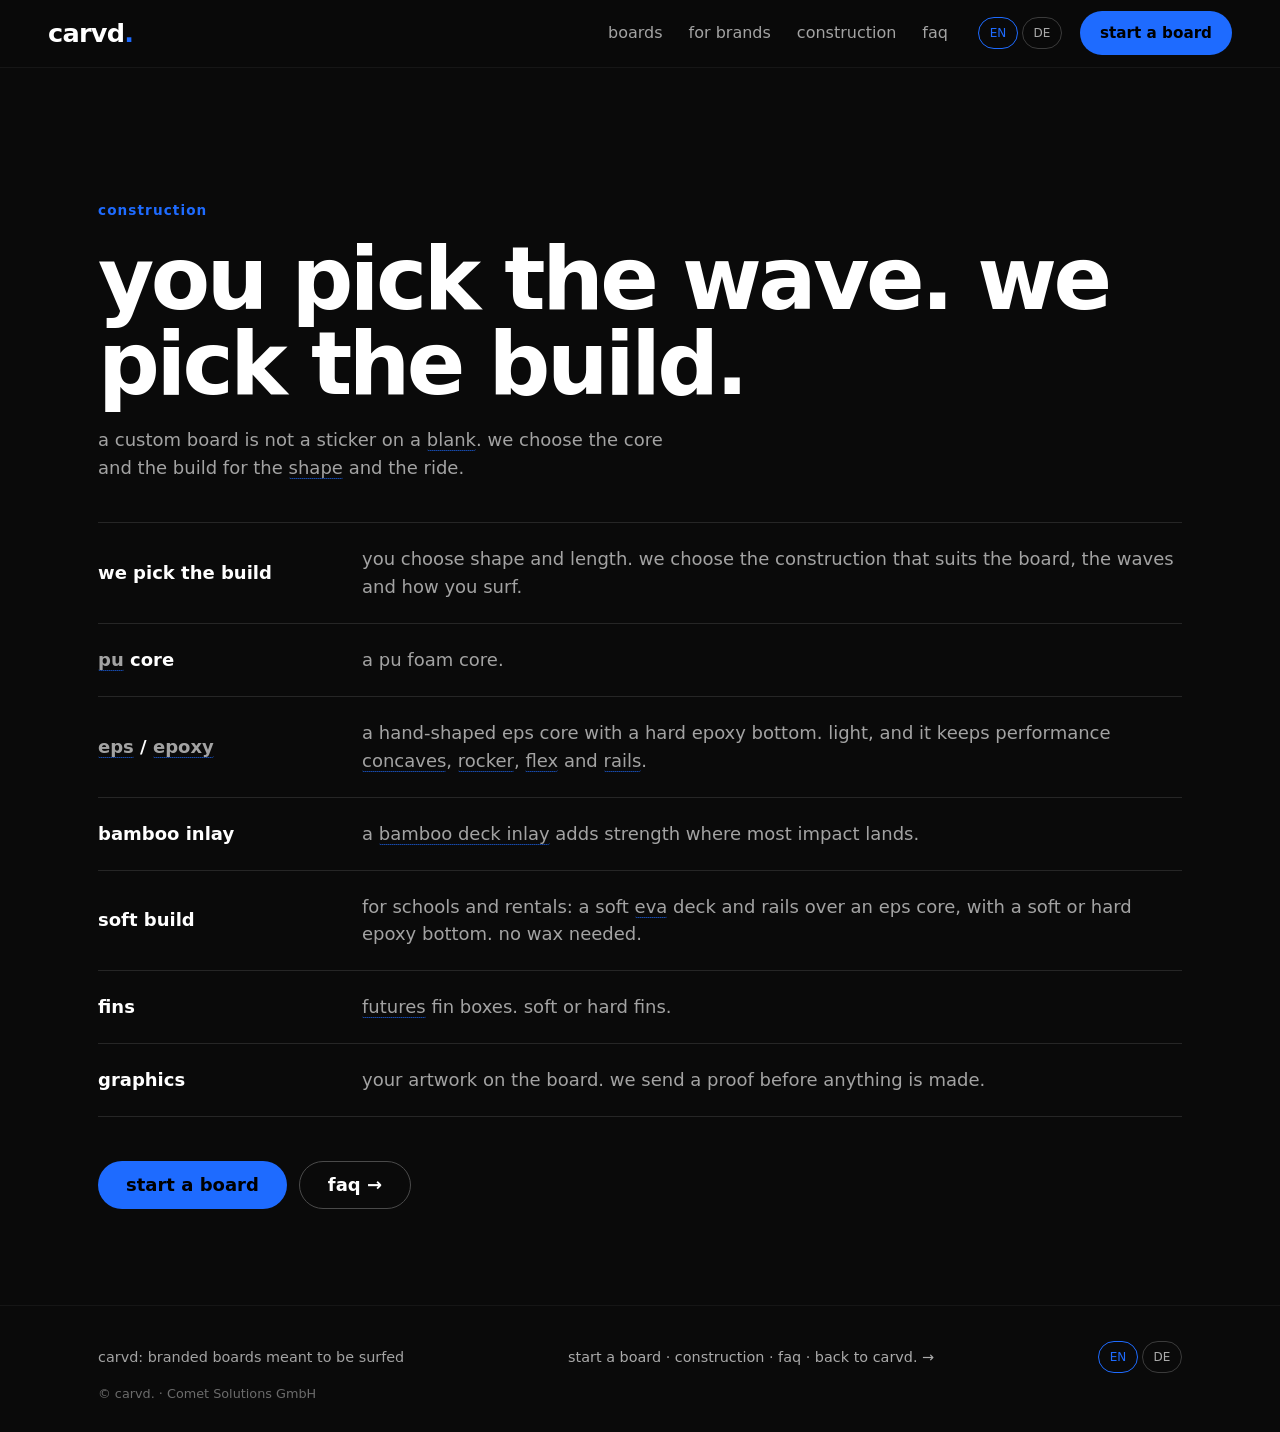
<file: construction/index.html>
<!doctype html><html lang="en"><head>
<meta charset="utf-8"><meta name="viewport" content="width=device-width,initial-scale=1">
<meta name="robots" content="noindex,nofollow">
<title>construction — carvd. surf</title><meta name="description" content="how carvd surfboards are built.">
<meta name="theme-color" content="#0a0a0a"><link rel="icon" href="/mark.svg" type="image/svg+xml"><link rel="icon" type="image/png" sizes="32x32" href="/favicon-32.png"><link rel="apple-touch-icon" sizes="180x180" href="/apple-touch-icon.png"><link rel="stylesheet" href="/css/carvd.css">
</head><body class="oa oa-home">
<a href="#main" class="skip" data-i18n="skip">skip to content</a>
<header class="hdr">
  <a href="https://www.carvdboards.com/" class="logo" aria-label="carvd. home">carvd<span>.</span></a>
  <div class="hdr-r">
    <nav class="desk" aria-label="primary">
      <a href="/#surf" data-i18n="nav_boards">boards</a>
      <a href="/#brands" data-i18n="nav_brands">for brands</a>
      <a href="/construction.html" data-i18n="nav_construct">construction</a>
      <a href="/faq.html" data-i18n="nav_faq">faq</a>
    </nav>
    <div class="lang" role="group" aria-label="language"><button type="button" data-lang="en" aria-pressed="true">EN</button><button type="button" data-lang="de" aria-pressed="false">DE</button></div>
    <a class="pill solid hdr-start" href="/start.html" data-i18n="nav_start">start a board</a>
    <button class="burger" aria-label="open menu" aria-expanded="false" aria-controls="mmenu"><span></span><span></span></button>
  </div>
</header>
<div id="mmenu" class="mmenu" role="dialog" aria-modal="true" aria-label="menu" hidden>
  <nav class="mlinks">
    <a href="/" data-i18n="nav_home">home</a>
    <a href="/#surf" data-i18n="nav_boards">boards</a>
    <a href="/#brands" data-i18n="nav_brands">for brands</a>
    <a href="/construction.html" data-i18n="nav_construct">construction</a>
    <a href="/faq.html" data-i18n="nav_faq">faq</a>
    <a href="/start.html" class="btn prim" data-i18n="nav_start">start a board</a>
  </nav>
  <p class="mfoot">carvd.</p>
</div>
<main id="main">
<div class="wrap">
<div class="page-head"><p class="eyebrow" data-i18n="con_k">construction</p><h1 data-i18n="con_h1">you pick the wave. we pick the build.</h1><p class="mute" data-i18n="con_lede">a custom board is not a sticker on a blank. we choose the core and the build for the shape and the ride.</p></div>
<div class="list">
<div class="row"><b data-i18n="c_pick_h">we pick the build</b><span data-i18n="c_pick_p">you choose shape and length. we choose the construction that suits the board, the waves and how you surf.</span></div>
<div class="row"><b data-i18n="c_pu_h">pu core</b><span data-i18n="c_pu_p">a pu foam core.</span></div>
<div class="row"><b data-i18n="c_eps_h">eps / epoxy</b><span data-i18n="c_eps_p">a hand-shaped eps core with a hard epoxy bottom. light, and it keeps performance concaves, rocker, flex and rails.</span></div>
<div class="row"><b data-i18n="c_str_h">bamboo inlay</b><span data-i18n="c_str_p">a bamboo deck inlay adds strength where most impact lands.</span></div>
<div class="row"><b data-i18n="c_glass_h">soft build</b><span data-i18n="c_glass_p">for schools and rentals: a soft eva deck and rails over an eps core, with a soft or hard epoxy bottom. no wax needed.</span></div>
<div class="row"><b data-i18n="c_fins_h">fins</b><span data-i18n="c_fins_p">futures fin boxes. soft or hard fins.</span></div>
<div class="row"><b data-i18n="c_art_h">graphics</b><span data-i18n="c_art_p">your artwork on the board. we send a proof before anything is made.</span></div>
</div>
<div class="btns pagebtns"><a class="pill solid" href="/start.html" data-i18n="nav_start">start a board</a><a class="pill ghost" href="/faq.html" data-i18n="faq_more">faq →</a></div>
</div>
</main>
<footer class="afoot">
  <div class="wrap">
    <span class="catch" data-i18n="catch">carvd: branded boards meant to be surfed</span>
    <span class="flinks"><a href="/start.html" data-i18n="nav_start">start a board</a> · <a href="/construction.html" data-i18n="nav_construct">construction</a> · <a href="/faq.html" data-i18n="nav_faq">faq</a> · <a href="https://www.carvdboards.com/" data-i18n="snow_link">back to carvd. →</a></span>
    <div class="lang foot-lang" role="group" aria-label="language"><button type="button" data-lang="en" aria-pressed="true">EN</button><button type="button" data-lang="de" aria-pressed="false">DE</button></div>
  </div>
  <div class="wrap legal">© carvd. · Comet Solutions GmbH</div>
</footer>
<script src="/js/carvd.js"></script>
</body></html>
</file>
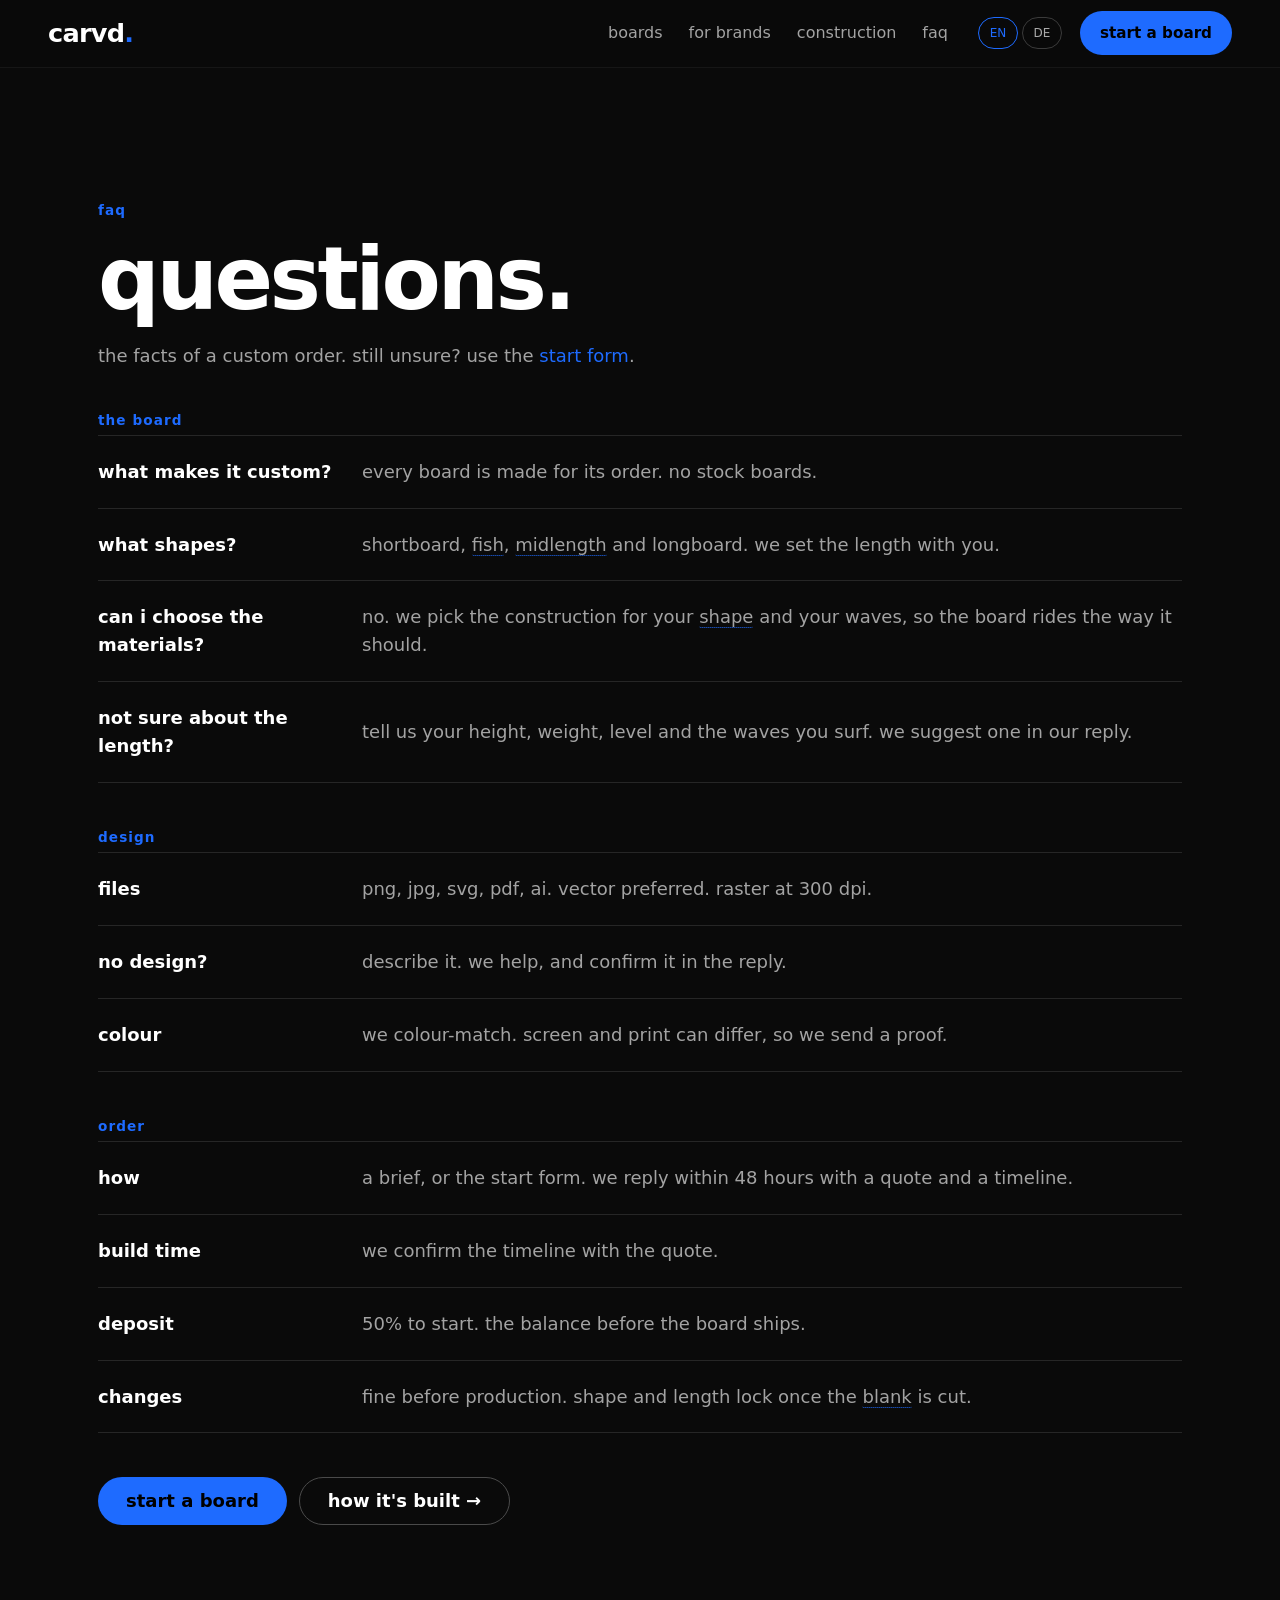
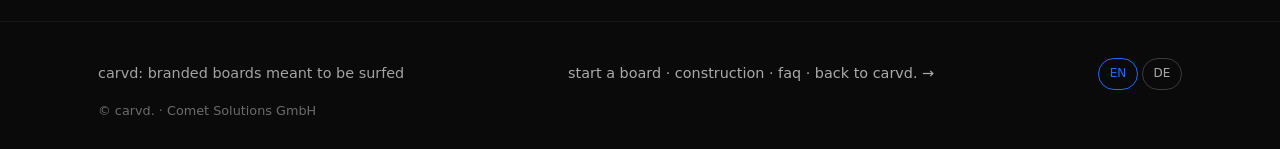
<file: faq/index.html>
<!doctype html><html lang="en"><head>
<meta charset="utf-8"><meta name="viewport" content="width=device-width,initial-scale=1">
<meta name="robots" content="noindex,nofollow">
<title>faq — carvd. surf</title><meta name="description" content="questions about custom surfboards from carvd.">
<meta name="theme-color" content="#0a0a0a"><link rel="icon" href="/mark.svg" type="image/svg+xml"><link rel="icon" type="image/png" sizes="32x32" href="/favicon-32.png"><link rel="apple-touch-icon" sizes="180x180" href="/apple-touch-icon.png"><link rel="stylesheet" href="/css/carvd.css">
</head><body class="oa oa-home">
<a href="#main" class="skip" data-i18n="skip">skip to content</a>
<header class="hdr">
  <a href="https://www.carvdboards.com/" class="logo" aria-label="carvd. home">carvd<span>.</span></a>
  <div class="hdr-r">
    <nav class="desk" aria-label="primary">
      <a href="/#surf" data-i18n="nav_boards">boards</a>
      <a href="/#brands" data-i18n="nav_brands">for brands</a>
      <a href="/construction.html" data-i18n="nav_construct">construction</a>
      <a href="/faq.html" data-i18n="nav_faq">faq</a>
    </nav>
    <div class="lang" role="group" aria-label="language"><button type="button" data-lang="en" aria-pressed="true">EN</button><button type="button" data-lang="de" aria-pressed="false">DE</button></div>
    <a class="pill solid hdr-start" href="/start.html" data-i18n="nav_start">start a board</a>
    <button class="burger" aria-label="open menu" aria-expanded="false" aria-controls="mmenu"><span></span><span></span></button>
  </div>
</header>
<div id="mmenu" class="mmenu" role="dialog" aria-modal="true" aria-label="menu" hidden>
  <nav class="mlinks">
    <a href="/" data-i18n="nav_home">home</a>
    <a href="/#surf" data-i18n="nav_boards">boards</a>
    <a href="/#brands" data-i18n="nav_brands">for brands</a>
    <a href="/construction.html" data-i18n="nav_construct">construction</a>
    <a href="/faq.html" data-i18n="nav_faq">faq</a>
    <a href="/start.html" class="btn prim" data-i18n="nav_start">start a board</a>
  </nav>
  <p class="mfoot">carvd.</p>
</div>
<main id="main">
<div class="wrap">
<div class="page-head"><p class="eyebrow" data-i18n="nav_faq">faq</p><h1 data-i18n="faq_h1">questions.</h1><p class="mute" data-i18n-html="faq_lede">the facts of a custom order. still unsure? use the <a class="inline" href="/start.html">start form</a>.</p></div>
<p class="grp" data-i18n="g_board">the board</p><div class="list"><div class="row"><b data-i18n="f_custom_h">what makes it custom?</b><span data-i18n="f_custom_p">every board is made for its order. no stock boards.</span></div>
<div class="row"><b data-i18n="f_shapes_h">what shapes?</b><span data-i18n="f_shapes_p">shortboard, fish, midlength and longboard. we set the length with you.</span></div>
<div class="row"><b data-i18n="f_mat_h">can i choose the materials?</b><span data-i18n="f_mat_p">no. we pick the construction for your shape and your waves, so the board rides the way it should.</span></div>
<div class="row"><b data-i18n="f_len_h">not sure about the length?</b><span data-i18n="f_len_p">tell us your height, weight, level and the waves you surf. we suggest one in our reply.</span></div></div>
<p class="grp" data-i18n="g_design">design</p><div class="list"><div class="row"><b data-i18n="f_files_h">files</b><span data-i18n="f_files_p">png, jpg, svg, pdf, ai. vector preferred. raster at 300 dpi.</span></div>
<div class="row"><b data-i18n="f_nod_h">no design?</b><span data-i18n="f_nod_p">describe it. we help, and confirm it in the reply.</span></div>
<div class="row"><b data-i18n="f_col_h">colour</b><span data-i18n="f_col_p">we colour-match. screen and print can differ, so we send a proof.</span></div></div>
<p class="grp" data-i18n="g_order">order</p><div class="list"><div class="row"><b data-i18n="f_how_h">how</b><span data-i18n="f_how_p">a brief, or the start form. we reply within 48 hours with a quote and a timeline.</span></div>
<div class="row"><b data-i18n="f_time_h">build time</b><span data-i18n="f_time_p">we confirm the timeline with the quote.</span></div>
<div class="row"><b data-i18n="f_dep_h">deposit</b><span data-i18n="f_dep_p">50% to start. the balance before the board ships.</span></div>
<div class="row"><b data-i18n="f_chg_h">changes</b><span data-i18n="f_chg_p">fine before production. shape and length lock once the blank is cut.</span></div></div>
<div class="btns pagebtns"><a class="pill solid" href="/start.html" data-i18n="nav_start">start a board</a><a class="pill ghost" href="/construction.html" data-i18n="con_more">how it's built →</a></div>
</div>
</main>
<footer class="afoot">
  <div class="wrap">
    <span class="catch" data-i18n="catch">carvd: branded boards meant to be surfed</span>
    <span class="flinks"><a href="/start.html" data-i18n="nav_start">start a board</a> · <a href="/construction.html" data-i18n="nav_construct">construction</a> · <a href="/faq.html" data-i18n="nav_faq">faq</a> · <a href="https://www.carvdboards.com/" data-i18n="snow_link">back to carvd. →</a></span>
    <div class="lang foot-lang" role="group" aria-label="language"><button type="button" data-lang="en" aria-pressed="true">EN</button><button type="button" data-lang="de" aria-pressed="false">DE</button></div>
  </div>
  <div class="wrap legal">© carvd. · Comet Solutions GmbH</div>
</footer>
<script src="/js/carvd.js"></script>
</body></html>
</file>
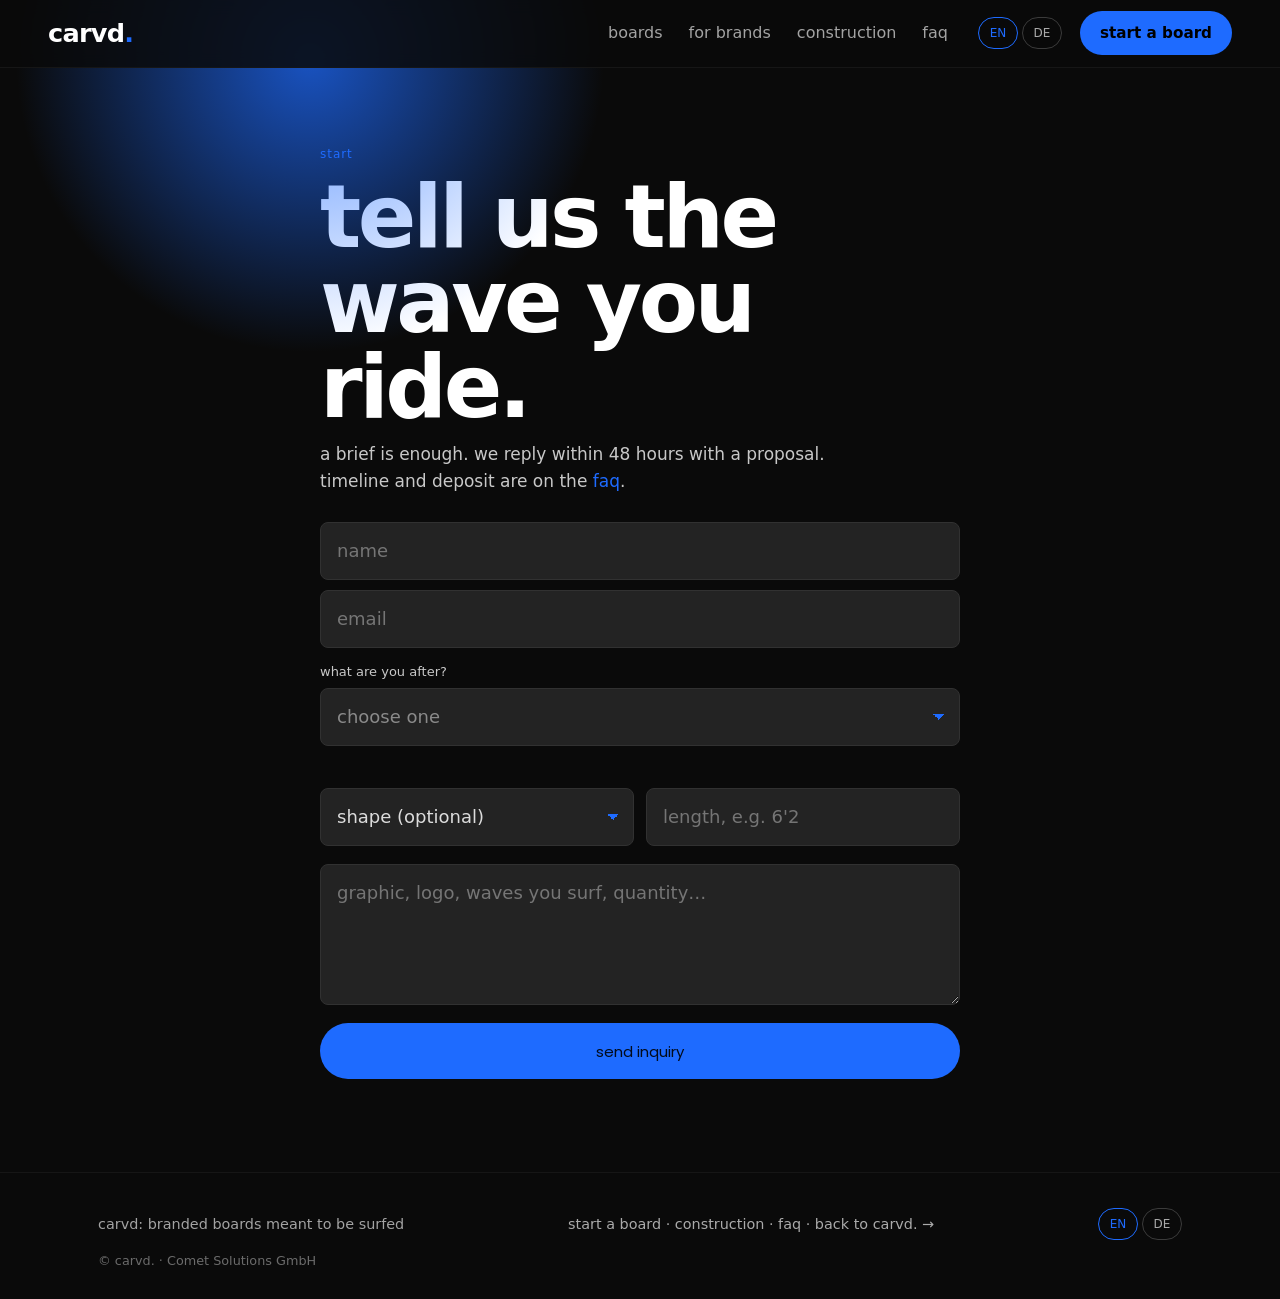
<file: start/index.html>
<!doctype html><html lang="en"><head>
<meta charset="utf-8"><meta name="viewport" content="width=device-width,initial-scale=1">
<meta name="robots" content="noindex,nofollow">
<title>start a board — carvd. surf</title><meta name="description" content="start a custom surfboard with carvd.">
<meta name="theme-color" content="#0a0a0a"><link rel="icon" href="/mark.svg" type="image/svg+xml"><link rel="icon" type="image/png" sizes="32x32" href="/favicon-32.png"><link rel="apple-touch-icon" sizes="180x180" href="/apple-touch-icon.png"><link rel="stylesheet" href="/css/carvd.css">
</head><body class="oa oa-home">
<a href="#main" class="skip" data-i18n="skip">skip to content</a>
<header class="hdr">
  <a href="https://www.carvdboards.com/" class="logo" aria-label="carvd. home">carvd<span>.</span></a>
  <div class="hdr-r">
    <nav class="desk" aria-label="primary">
      <a href="/#surf" data-i18n="nav_boards">boards</a>
      <a href="/#brands" data-i18n="nav_brands">for brands</a>
      <a href="/construction.html" data-i18n="nav_construct">construction</a>
      <a href="/faq.html" data-i18n="nav_faq">faq</a>
    </nav>
    <div class="lang" role="group" aria-label="language"><button type="button" data-lang="en" aria-pressed="true">EN</button><button type="button" data-lang="de" aria-pressed="false">DE</button></div>
    <a class="pill solid hdr-start" href="/start.html" data-i18n="nav_start">start a board</a>
    <button class="burger" aria-label="open menu" aria-expanded="false" aria-controls="mmenu"><span></span><span></span></button>
  </div>
</header>
<div id="mmenu" class="mmenu" role="dialog" aria-modal="true" aria-label="menu" hidden>
  <nav class="mlinks">
    <a href="/" data-i18n="nav_home">home</a>
    <a href="/#surf" data-i18n="nav_boards">boards</a>
    <a href="/#brands" data-i18n="nav_brands">for brands</a>
    <a href="/construction.html" data-i18n="nav_construct">construction</a>
    <a href="/faq.html" data-i18n="nav_faq">faq</a>
    <a href="/start.html" class="btn prim" data-i18n="nav_start">start a board</a>
  </nav>
  <p class="mfoot">carvd.</p>
</div>
<main id="main">
<section class="contact glow-tl">
<p class="kicker" data-i18n="start_k">start</p>
<h1 data-i18n="start_h1">tell us the wave you ride.</h1>
<p class="lede" data-i18n-html="start_lede">a brief is enough. we reply within 48 hours with a proposal. timeline and deposit are on the <a class="inline" href="/faq.html">faq</a>.</p>
<form action="https://api.web3forms.com/submit" method="POST" data-carvd-form>
<input type="hidden" name="access_key" value="a92192bf-f9eb-4a11-a261-bbebc0fedccd">
<input type="hidden" name="subject" value="new surf board enquiry: not chosen">
<input type="hidden" name="redirect" value="/danke.html">
<input type="hidden" name="sport" value="surf">
<input type="checkbox" name="botcheck" style="display:none" tabindex="-1" autocomplete="off">
<input name="name" placeholder="name" data-i18n-placeholder="start_name" aria-label="name" required autocomplete="name">
<input type="email" name="email" placeholder="email" data-i18n-placeholder="start_email" aria-label="email" required autocomplete="email">
<label class="start-q" for="order_type" data-i18n="start_type_label">what are you after?</label>
<select id="order_type" name="order_type" required>
<option value="" disabled selected data-i18n="ph">choose one</option>
<option value="personal: one board for me" data-i18n="t_personal">one board for me</option>
<option value="crew: a few boards for friends or a crew" data-i18n="t_crew">a few boards for friends or a crew</option>
<option value="corporate: a short run for my brand or company" data-i18n="t_brand">a short run for my brand or company</option>
<option value="school: a surf school / camp / hotel fleet" data-i18n="t_school">a surf school, camp or hotel fleet</option>
<option value="unsure: not sure yet" data-i18n="t_unsure">not sure yet</option>
</select>
<div class="start-row">
<select name="shape" aria-label="shape"><option value="" selected data-i18n="shape_ph">shape (optional)</option><option value="shortboard">shortboard</option><option value="fish">fish</option><option value="midlength">midlength</option><option value="longboard">longboard</option><option value="unsure" data-i18n="t_unsure2">not sure</option></select>
<input name="length" placeholder="length, e.g. 6'2" data-i18n-placeholder="len_ph" aria-label="length">
</div>
<textarea name="idee" rows="4" placeholder="graphic, logo, waves you surf, quantity…" data-i18n-placeholder="idea_ph" aria-label="idea"></textarea>
<button class="btn prim" type="submit" data-i18n="submit">send inquiry</button>
</form></section>
</main>
<footer class="afoot">
  <div class="wrap">
    <span class="catch" data-i18n="catch">carvd: branded boards meant to be surfed</span>
    <span class="flinks"><a href="/start.html" data-i18n="nav_start">start a board</a> · <a href="/construction.html" data-i18n="nav_construct">construction</a> · <a href="/faq.html" data-i18n="nav_faq">faq</a> · <a href="https://www.carvdboards.com/" data-i18n="snow_link">back to carvd. →</a></span>
    <div class="lang foot-lang" role="group" aria-label="language"><button type="button" data-lang="en" aria-pressed="true">EN</button><button type="button" data-lang="de" aria-pressed="false">DE</button></div>
  </div>
  <div class="wrap legal">© carvd. · Comet Solutions GmbH</div>
</footer>
<script src="/js/carvd.js"></script>
</body></html>
</file>
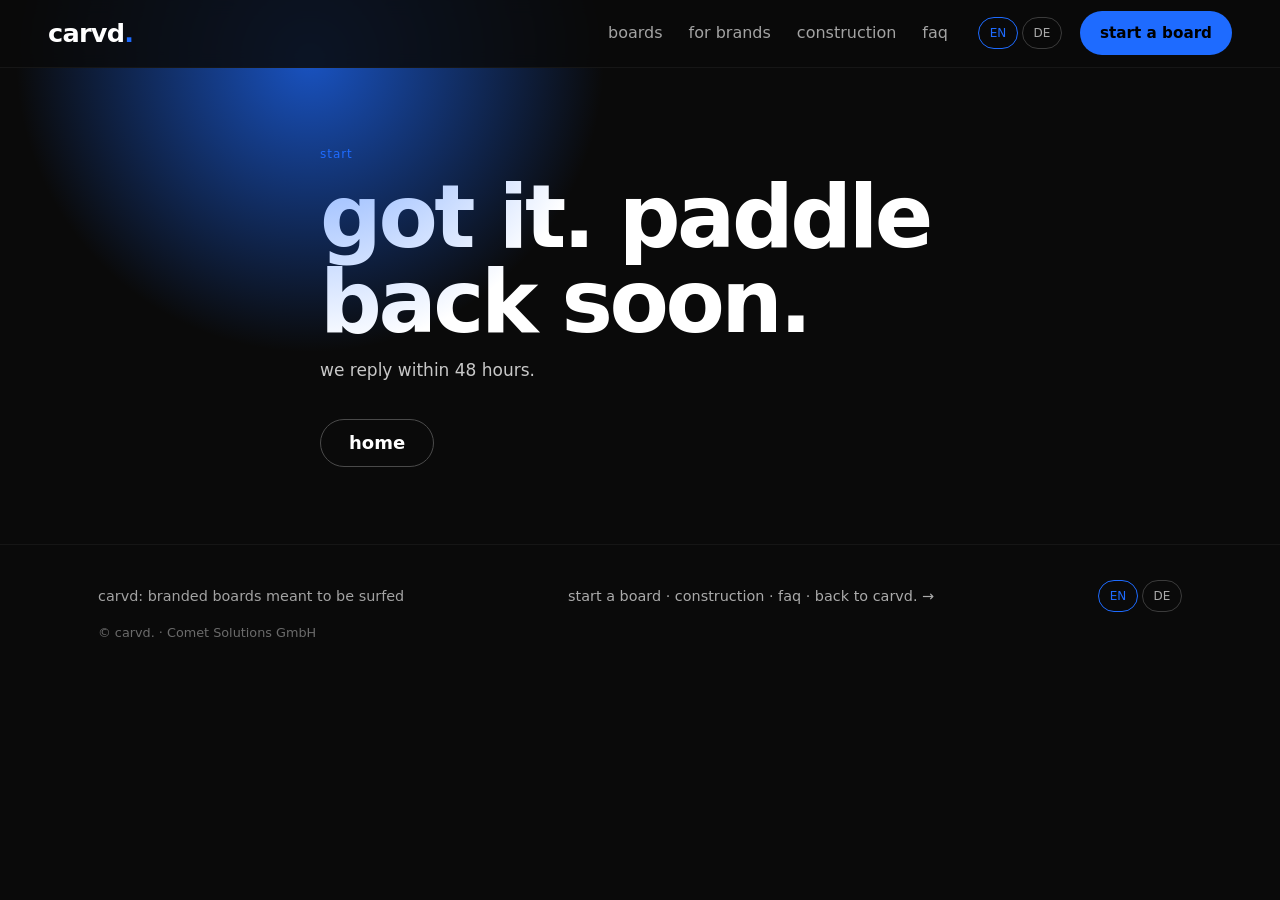
<file: danke.html>
<!doctype html><html lang="en"><head>
<meta charset="utf-8"><meta name="viewport" content="width=device-width,initial-scale=1">
<meta name="robots" content="noindex,nofollow">
<title>thanks — carvd. surf</title><meta name="description" content="">
<meta name="theme-color" content="#0a0a0a"><link rel="icon" href="/mark.svg" type="image/svg+xml"><link rel="icon" type="image/png" sizes="32x32" href="/favicon-32.png"><link rel="apple-touch-icon" sizes="180x180" href="/apple-touch-icon.png"><link rel="stylesheet" href="/css/carvd.css">
</head><body class="oa oa-home">
<a href="#main" class="skip" data-i18n="skip">skip to content</a>
<header class="hdr">
  <a href="https://www.carvdboards.com/" class="logo" aria-label="carvd. home">carvd<span>.</span></a>
  <div class="hdr-r">
    <nav class="desk" aria-label="primary">
      <a href="/#surf" data-i18n="nav_boards">boards</a>
      <a href="/#brands" data-i18n="nav_brands">for brands</a>
      <a href="/construction.html" data-i18n="nav_construct">construction</a>
      <a href="/faq.html" data-i18n="nav_faq">faq</a>
    </nav>
    <div class="lang" role="group" aria-label="language"><button type="button" data-lang="en" aria-pressed="true">EN</button><button type="button" data-lang="de" aria-pressed="false">DE</button></div>
    <a class="pill solid hdr-start" href="/start.html" data-i18n="nav_start">start a board</a>
    <button class="burger" aria-label="open menu" aria-expanded="false" aria-controls="mmenu"><span></span><span></span></button>
  </div>
</header>
<div id="mmenu" class="mmenu" role="dialog" aria-modal="true" aria-label="menu" hidden>
  <nav class="mlinks">
    <a href="/" data-i18n="nav_home">home</a>
    <a href="/#surf" data-i18n="nav_boards">boards</a>
    <a href="/#brands" data-i18n="nav_brands">for brands</a>
    <a href="/construction.html" data-i18n="nav_construct">construction</a>
    <a href="/faq.html" data-i18n="nav_faq">faq</a>
    <a href="/start.html" class="btn prim" data-i18n="nav_start">start a board</a>
  </nav>
  <p class="mfoot">carvd.</p>
</div>
<main id="main">
<section class="contact glow-tl"><p class="kicker" data-i18n="start_k">start</p><h1 data-i18n="danke_h1">got it. paddle back soon.</h1><p class="lede" data-i18n="danke_p">we reply within 48 hours.</p><div class="btns"><a class="pill ghost" href="https://www.carvdboards.com/" data-i18n="nav_home">home</a></div></section>
</main>
<footer class="afoot">
  <div class="wrap">
    <span class="catch" data-i18n="catch">carvd: branded boards meant to be surfed</span>
    <span class="flinks"><a href="/start.html" data-i18n="nav_start">start a board</a> · <a href="/construction.html" data-i18n="nav_construct">construction</a> · <a href="/faq.html" data-i18n="nav_faq">faq</a> · <a href="https://www.carvdboards.com/" data-i18n="snow_link">back to carvd. →</a></span>
    <div class="lang foot-lang" role="group" aria-label="language"><button type="button" data-lang="en" aria-pressed="true">EN</button><button type="button" data-lang="de" aria-pressed="false">DE</button></div>
  </div>
  <div class="wrap legal">© carvd. · Comet Solutions GmbH</div>
</footer>
<script src="/js/carvd.js"></script>
</body></html>
</file>
<file: css/carvd.css>
@import url("https://fonts.googleapis.com/css2?family=Epilogue:wght@500&family=Poppins:wght@400&display=swap");





:root{--carvd-primary:#1E6BFF;--carvd-bg:#0a0a0a}
:root{--accent:var(--carvd-primary);--accent-dark:color-mix(in srgb,var(--carvd-primary) 75%,#000);--accent-light:color-mix(in srgb,var(--carvd-primary) 65%,#fff);--on-accent:color-mix(in srgb,var(--carvd-primary) 10%,#000);--bg:var(--carvd-bg);--text:#dcdcdc;--muted:#888;--card:color-mix(in srgb,var(--carvd-bg),#fff 10%)}
*{box-sizing:border-box;margin:0;padding:0}
html,body{overflow-x:clip}
body{background:var(--bg);color:var(--text);font:400 16px/24px Poppins,sans-serif;-webkit-font-smoothing:antialiased}
a{color:inherit;text-decoration:none}img{display:block;max-width:100%}
h1,h2,h3{font-family:Epilogue,sans-serif;font-weight:500;letter-spacing:-.02em;color:#fff}
h1{font-size:clamp(36px,5vw,64px);line-height:1.08}
h2{font-size:clamp(28px,3.5vw,44px);line-height:1.12}
h3{font-size:clamp(22px,2.5vw,32px);line-height:1.18;margin-bottom:16px}
p+p{margin-top:14px}
.accent,.y{color:var(--carvd-primary)}.up{letter-spacing:.08em}
.tiny,.kicker{font-size:12px;letter-spacing:.08em;color:var(--carvd-primary);margin-bottom:12px}
.lede{max-width:540px;color:#c8c8c8;font-size:17px;line-height:1.55}
.inline{color:var(--carvd-primary)}.inline:hover{text-decoration:underline}

/* Header */
.hdr{position:absolute;top:0;left:0;right:0;height:100px;display:flex;justify-content:space-between;align-items:center;padding:0 40px;z-index:5}
.logo{font-family:Epilogue;font-size:36px;letter-spacing:-.03em;color:#fff}
.hdr-r{display:flex;align-items:center;gap:18px}
nav a{margin-left:22px;color:#fff;font-size:14px}
nav a[aria-current="page"]{color:var(--carvd-primary)}
.lang{display:flex;gap:4px}
.lang button{background:transparent;border:1px solid color-mix(in srgb,var(--carvd-bg),#fff 20%);color:#aaa;font:inherit;font-size:12px;padding:4px 8px;border-radius:999px;cursor:pointer}
.lang button[aria-pressed="true"]{border-color:var(--carvd-primary);color:var(--carvd-primary)}
.hdr-cta{display:none}

/* Glow */
[class*=glow]{position:relative}
[class*=glow]::before{content:"";position:absolute;width:640px;height:640px;border-radius:50%;background:radial-gradient(circle,color-mix(in srgb,var(--carvd-primary) 75%,transparent),color-mix(in srgb,var(--carvd-primary) 0%,transparent) 65%);pointer-events:none;z-index:0}
.glow-tl::before{left:-330px;top:-330px}.glow-l::before{left:-400px;top:50%;transform:translateY(-50%)}.glow-r::before{right:-400px;top:50%;transform:translateY(-50%)}

/* Buttons */
.btns{display:flex;gap:10px;margin-top:36px;flex-wrap:wrap}
.btn{display:inline-flex;align-items:center;justify-content:center;min-width:180px;height:56px;padding:0 28px;border-radius:300px;font-size:15px;border:1px solid transparent;cursor:pointer;font-family:Poppins}
.prim{background:var(--carvd-primary);color:var(--on-accent)}.sec{border-color:#dcdcdc;color:#dcdcdc}.dark{background:var(--carvd-bg);color:var(--carvd-primary)}

/* Brand hero (YB-style landing) */
.hero{min-height:100vh;display:grid;grid-template-columns:1fr 1fr;align-items:center;padding:140px 40px 80px;position:relative;gap:32px}
.hero-l,.hero-r{position:relative;z-index:1}
.hero-l{max-width:560px}
.hero h1{margin-bottom:14px}
.hero .lede{margin-top:8px}
.hero-r{display:flex;justify-content:center;align-items:center;isolation:isolate}
.hero-r .float{position:relative;display:inline-block}
.hero-r .float::before{content:"";position:absolute;left:50%;top:50%;width:min(1100px,170vw);height:min(1100px,170vw);transform:translate(-50%,-50%);border-radius:50%;
 background:radial-gradient(circle,color-mix(in srgb,var(--carvd-primary) 65%,transparent) 0%,color-mix(in srgb,var(--carvd-primary) 26%,transparent) 40%,rgba(0,0,0,0) 68%);z-index:-1;pointer-events:none}
.hero-r img.hero-img{width:min(480px,42vw);height:auto;max-height:70vh;object-fit:cover;border-radius:16px;position:relative;
 filter:drop-shadow(0 28px 36px rgba(0,0,0,.75))}
.boards-sec{padding:80px 40px 100px}
.boards-sec .wrap{max-width:1100px}
.boards-sec .sec-head{margin-bottom:28px;max-width:560px}
.doors{display:grid;grid-template-columns:1fr 1fr;gap:20px;position:relative;z-index:1;max-width:1100px}
.door{position:relative;border-radius:16px;overflow:hidden;min-height:320px;display:flex;flex-direction:column;justify-content:flex-end;padding:28px;isolation:isolate;border:1px solid color-mix(in srgb,var(--carvd-bg),#fff 10%);transition:border-color .3s ease,transform .3s ease}
.door img{position:absolute;inset:0;width:100%;height:100%;object-fit:cover;z-index:-1;opacity:.75;transition:opacity .3s ease,transform .5s ease}
.door::after{content:"";position:absolute;inset:0;z-index:-1;background:linear-gradient(180deg,transparent 30%,rgba(0,0,0,.85) 100%)}
.door:hover{border-color:var(--carvd-primary);transform:translateY(-2px)}
.door:hover img{opacity:.9;transform:scale(1.03)}
.door h2{font-size:36px;margin:0 0 4px}.door p{color:#ccc;margin:0}
.door-go{margin-top:16px;color:var(--carvd-primary);font-size:14px}
.whisper{margin-top:28px;position:relative;z-index:1;font-size:14px;color:#888}
.whisper a{color:#aaa;border-bottom:1px solid color-mix(in srgb,var(--carvd-bg),#fff 20%)}.whisper a:hover{color:var(--carvd-primary);border-color:var(--carvd-primary)}

/* Page hero */
.page-hero{padding:160px 40px 60px;position:relative}
.page-hero.with-photo{min-height:70vh;display:flex;align-items:flex-end;padding-bottom:80px;overflow:hidden}
.page-hero.with-photo .hero-bg{position:absolute;inset:0;width:100%;height:100%;object-fit:cover;opacity:.45;z-index:0}
.page-hero.with-photo::after{content:"";position:absolute;inset:0;background:linear-gradient(180deg,rgba(0,0,0,.35) 0%,rgba(0,0,0,.85) 100%);z-index:0}
.page-hero .hero-inner{position:relative;z-index:1;max-width:720px}
.page-hero .btns{margin-top:28px}

/* Sections */
.section{padding:80px 40px;position:relative}
.section.band{background:color-mix(in srgb,var(--carvd-bg),#fff 3%)}
.wrap{max-width:1100px;margin:0 auto;position:relative;z-index:1}
.row{display:grid;grid-template-columns:1fr 1fr;align-items:center;gap:48px;padding:80px 40px;max-width:1200px;margin:0 auto}
.row .pic,.row .txt{position:relative;z-index:1}
.row .pic img{width:100%;max-width:420px;border-radius:16px;object-fit:cover}
.row.rev .pic{order:2}
.row .txt{max-width:480px}

/* Cards / grids */
.cards{display:grid;grid-template-columns:repeat(auto-fit,minmax(220px,1fr));gap:16px}
.card-item{background:var(--card);border-radius:14px;padding:24px;border:1px solid color-mix(in srgb,var(--carvd-bg),#fff 12%)}
.card-item h3{font-size:20px;margin-bottom:8px;color:#fff}
.card-item p{color:#bdbdbd;font-size:14px;line-height:1.5;margin:0}

.shapes{display:grid;grid-template-columns:repeat(auto-fit,minmax(180px,1fr));gap:14px}
.shape{background:var(--card);border-radius:14px;padding:22px;border:1px solid color-mix(in srgb,var(--carvd-bg),#fff 12%);text-align:left}
.shape img{height:80px;width:auto;margin-bottom:14px;filter:brightness(0) invert(1) opacity(.85)}
.shape h3{font-size:18px;margin-bottom:6px}.shape p{font-size:13px;color:#aaa;margin:0}

.matter-list{list-style:none;display:grid;gap:14px;max-width:720px}
.matter-list li{padding:16px 0;border-bottom:1px solid color-mix(in srgb,var(--carvd-bg),#fff 10%)}
.matter-list strong{display:block;font-family:Epilogue;color:#fff;margin-bottom:4px}
.matter-list span{color:#b0b0b0;font-size:14px;line-height:1.5}

.process{list-style:none;display:grid;gap:20px;max-width:720px}
.process li{display:grid;grid-template-columns:56px 1fr;gap:16px;align-items:start}
.process .n{font-family:Epilogue;font-size:22px;color:var(--carvd-primary)}
.process h3{margin-bottom:4px;font-size:20px}
.process p{color:#b0b0b0;margin:0;font-size:14px}

/* Orange card (YB yellow-card equiv) */
.cardsec{padding:120px 40px 80px}
.tcard{max-width:900px;margin:0 auto;background:var(--carvd-primary);border-radius:16px;color:var(--on-accent);text-align:center;padding:48px 32px}
.tcard .up{font-size:13px;letter-spacing:.1em;margin-bottom:8px}
.tcard h2{color:var(--on-accent);margin:0 0 28px}
.tcard .btn.dark{background:var(--on-accent);color:var(--carvd-primary)}

/* Quote / about */
.quote{text-align:center;padding:96px 40px;max-width:720px;margin:0 auto}
.quote h2{margin:12px 0 24px}
.two{display:grid;grid-template-columns:1fr 1fr;gap:40px;margin-top:32px;text-align:left}
.two .who{font-family:Epilogue;font-size:20px;color:#fff;margin-bottom:10px;line-height:1.3}
.two p{color:#b8b8b8;font-size:14px}

/* FAQ */
.faq-block{margin-bottom:48px}
.faq-block h2{font-size:24px;margin-bottom:18px;color:var(--carvd-primary)}
.faq{display:grid;gap:0}
.faq dt{font-family:Epilogue;font-size:18px;color:#fff;padding:18px 0 6px;border-top:1px solid color-mix(in srgb,var(--carvd-bg),#fff 10%)}
.faq dd{color:#b0b0b0;font-size:15px;line-height:1.55;padding:0 0 18px;margin:0}

/* Form */
.contact{padding:100px 40px 120px;max-width:640px;margin:0 auto}
.contact h1,.contact h2{margin-bottom:12px}
.contact .lede{margin-bottom:28px}
form{display:grid;gap:10px;margin-bottom:16px}
label.fl{font-size:12px;color:#888;margin-top:6px}
input,select,textarea{background:color-mix(in srgb,var(--carvd-bg),#fff 10%);border:1px solid color-mix(in srgb,var(--carvd-bg),#fff 16%);color:#dcdcdc;padding:14px 16px;font:inherit;border-radius:8px;width:100%}
input:focus,select:focus,textarea:focus{outline:none;border-color:var(--carvd-primary)}
select{appearance:none;background-image:linear-gradient(45deg,transparent 50%,var(--carvd-primary) 50%),linear-gradient(135deg,var(--carvd-primary) 50%,transparent 50%);background-position:calc(100% - 20px) 50%,calc(100% - 14px) 50%;background-size:6px 6px,6px 6px;background-repeat:no-repeat}
.choices{display:flex;flex-wrap:wrap;gap:8px}
.choice{display:inline-flex;align-items:center;gap:8px;padding:10px 16px;border:1px solid color-mix(in srgb,var(--carvd-bg),#fff 16%);border-radius:999px;cursor:pointer;font-size:14px;background:color-mix(in srgb,var(--carvd-bg),#fff 7%)}
.choice:has(input:checked){border-color:var(--carvd-primary);color:var(--carvd-primary)}
.choice input{width:auto;accent-color:var(--carvd-primary)}
form .btn{width:100%;margin-top:8px;border:0}

/* Legal */
.legal{max-width:720px;margin:0 auto;padding:140px 24px 80px}
.legal h1{font-size:42px;line-height:1.15;margin:0 0 12px}
.legal .lead{color:#aaa;margin:0 0 36px;font-size:15px}
.legal h2{font-size:22px;margin:36px 0 10px}
.legal p,.legal li{color:#c8c8c8;font-size:15px;line-height:1.65;margin:0 0 10px}
.legal ul{margin:0 0 10px;padding-left:1.2em}
.legal a{color:var(--carvd-primary)}.legal a:hover{text-decoration:underline}
.legal .back{display:inline-block;margin-bottom:28px;font-size:14px;color:#aaa}
.legal .back:hover{color:#fff}

/* Footer */
footer{padding:40px;font-size:13px;color:var(--muted);border-top:1px solid color-mix(in srgb,var(--carvd-bg),#fff 7%)}
footer a{color:#aaa}footer a:hover{color:var(--carvd-primary)}
.foot-links{margin-top:10px;display:flex;flex-wrap:wrap;gap:14px;font-size:12px}
.foot-brand{margin-bottom:6px}

/* CTA band */
.cta-band{display:flex;justify-content:space-between;align-items:center;gap:24px;flex-wrap:wrap;padding:48px 0}
.cta-band .lede{margin-top:8px}

/* Photo band */
.photo-band{margin:0;padding:0 40px 40px}
.photo-band img{width:100%;max-width:1100px;margin:0 auto;border-radius:16px;object-fit:cover;max-height:480px}

/* Soft halo behind dark product images */
.halo{position:relative;isolation:isolate}
.halo::before{content:"";position:absolute;left:50%;top:50%;width:120%;height:120%;transform:translate(-50%,-50%);border-radius:50%;
 background:radial-gradient(circle,color-mix(in srgb,var(--carvd-primary) 45%,transparent) 0%,color-mix(in srgb,var(--carvd-primary) 18%,transparent) 40%,rgba(0,0,0,0) 70%);z-index:-1;pointer-events:none}

/* Reveal */
.rv{opacity:0;transform:translateY(36px);transition:opacity .9s cubic-bezier(.2,.7,.2,1),transform .9s cubic-bezier(.2,.7,.2,1);transition-delay:var(--d,0s)}
.rv.img{transform:scale(.94) translateY(24px)}
.rv.on{opacity:1;transform:none}
@media(prefers-reduced-motion:reduce){.rv,.rv.img{opacity:1!important;transform:none!important;transition:none!important}}
html{scroll-behavior:smooth}@media(prefers-reduced-motion:reduce){html{scroll-behavior:auto}}

/* Burger / mobile menu */
.burger,.mmenu{display:none}
@media(max-width:900px){
.hdr{height:80px;padding:0 20px}
nav.desk{display:none}
.logo{font-size:28px}
.burger{display:flex;flex-direction:column;gap:7px;background:none;border:0;padding:12px;cursor:pointer;z-index:61;position:relative}
.burger span{display:block;width:28px;height:2px;background:#fff;transition:transform .45s cubic-bezier(.65,0,.35,1),background-color .45s ease;transform-origin:center}
.burger[aria-expanded="true"] span{background:var(--carvd-primary)}
.burger[aria-expanded="true"] span:first-child{transform:translateY(4.5px) rotate(45deg)}
.burger[aria-expanded="true"] span:last-child{transform:translateY(-4.5px) rotate(-45deg)}
.mmenu{display:flex;position:fixed;inset:0;z-index:50;background:var(--carvd-bg);flex-direction:column;justify-content:center;padding:0 28px;opacity:0;transform:translateY(-16px);transition:opacity .3s ease,transform .3s ease;overflow:hidden}
.mmenu::before{content:"";position:absolute;width:520px;height:520px;left:-260px;top:-260px;border-radius:50%;background:radial-gradient(circle,color-mix(in srgb,var(--carvd-primary) 75%,transparent),color-mix(in srgb,var(--carvd-primary) 0%,transparent) 65%)}
.mmenu[hidden]{display:none}.mmenu.open{opacity:1;transform:none}
.mlinks{display:flex;flex-direction:column;gap:18px;position:relative}
.mlinks a{font-family:Epilogue;font-size:34px;letter-spacing:-.02em;color:#fff}
.mlinks a.btn{font-family:Poppins;font-size:15px;width:220px;height:56px;margin-top:16px;color:var(--on-accent)}
.mfoot{position:absolute;bottom:30px;left:28px;font-size:13px;color:#888}
body.lock{overflow:hidden;touch-action:none}
body.lock .hdr{z-index:60}
.hero{grid-template-columns:1fr;padding:120px 20px 60px;min-height:auto;gap:40px}
.hero-r{order:-1}.hero-r img.hero-img{width:100%;max-width:360px;max-height:420px}
.boards-sec{padding:60px 20px 80px}
.doors{grid-template-columns:1fr}.door{min-height:240px}
.row,.row.rev{grid-template-columns:1fr;padding:60px 20px}.row.rev .pic{order:-1}
.section,.page-hero,.hero-home,.cardsec,.contact,.photo-band{padding-left:20px;padding-right:20px}
.page-hero{padding-top:120px}.hero-home{padding-top:120px}
.two{grid-template-columns:1fr;gap:24px}
.cta-band{flex-direction:column;align-items:flex-start}
footer{padding:30px 20px}
}
@media(prefers-reduced-motion:reduce){.burger span,.mmenu{transition:none}}
@media(min-width:901px){
.hdr-cta{display:inline-flex;min-width:auto;height:44px;padding:0 20px;font-size:13px}
}
/* partners dropdown */
.pdd{position:relative;display:inline-block;margin-left:22px}
.ptog{background:none;border:0;padding:0;color:#fff;font:inherit;font-size:14px;cursor:pointer;display:inline-flex;align-items:center;gap:7px}
.ptog i{width:6px;height:6px;border-right:1.5px solid currentColor;border-bottom:1.5px solid currentColor;transform:translateY(-2px) rotate(45deg);transition:transform .35s cubic-bezier(.2,.7,.2,1)}
.open>.ptog i{transform:translateY(1px) rotate(-135deg)}
.ptog:hover,.open>.ptog,.pdd:has([aria-current]) .ptog{color:var(--carvd-primary)}
.ptog:focus-visible{outline:2px solid var(--carvd-primary);outline-offset:4px;border-radius:4px}
.pdd .plist{position:absolute;top:calc(100% + 14px);left:50%;min-width:190px;padding:8px;background:color-mix(in srgb,var(--carvd-bg),#fff 5%);border:1px solid color-mix(in srgb,var(--carvd-bg),#fff 13%);border-radius:14px;box-shadow:0 18px 40px rgba(0,0,0,.5);opacity:0;visibility:hidden;transform:translate(-50%,-8px);transition:opacity .3s cubic-bezier(.2,.7,.2,1),transform .3s cubic-bezier(.2,.7,.2,1),visibility 0s .3s;z-index:70}
.pdd .plist::before{content:"";position:absolute;left:0;right:0;top:-14px;height:14px}
.pdd.open .plist{opacity:1;visibility:visible;transform:translate(-50%,0);transition-delay:0s}
.pdd .plist a{display:block;margin:0;padding:10px 14px;border-radius:9px;white-space:nowrap;font-size:14px}
.pdd .plist a:hover,.pdd .plist a:focus-visible{background:color-mix(in srgb,var(--carvd-primary) 12%,transparent);color:var(--carvd-primary);outline:0}
.mpdd .ptog{font-family:Epilogue;font-size:34px;letter-spacing:-.02em;gap:14px}
.mpdd .ptog i{width:11px;height:11px;border-width:2.5px}
.mpdd .plist{display:grid;grid-template-rows:0fr;opacity:0;transition:grid-template-rows .4s cubic-bezier(.2,.7,.2,1),opacity .3s ease}
.mpdd .plist>a{overflow:hidden;min-height:0}
.mpdd.open .plist{grid-template-rows:1fr;opacity:1}
.mlinks .mpdd .plist a{font-size:22px;color:var(--muted);padding:10px 0 0 4px;display:block}
.mlinks .mpdd .plist a[aria-current]{color:var(--carvd-primary)}
.fpart{display:contents}
@media(max-width:900px){.hdr-cta{display:none!important}}
@media(prefers-reduced-motion:reduce){.plist,.ptog i{transition:none!important}}
.mlinks .mpdd{margin-left:22px}.mlinks .mpdd .plist a{margin-left:0}
.doors.one{grid-template-columns:1fr;max-width:760px;margin:0 auto}

/* one-page */
html{scroll-behavior:smooth}
main>section[id],main>section.page-hero{scroll-margin-top:80px}
.start-row{display:flex;justify-content:flex-start;margin:32px 0 8px}
.start-btn{font-size:1.15rem;padding:18px 44px}
/* carvd orbit: slow drift of the orange glows (vars set by carvd.js) */
[class*=glow]::before,.hero-r .float::before,.halo::before,.mmenu::before{translate:var(--ox,0px) var(--oy,0px)}

/* hero: hand-drawn design note (overlay, not baked into the picture) */
.hero-r .float .design-note{position:absolute;left:62%;top:9%;width:170px;display:flex;flex-direction:column;align-items:flex-start;color:var(--carvd-primary);pointer-events:none;transform:rotate(-5deg);z-index:2}
.design-note .dn-text{font-family:'Epilogue',sans-serif;font-weight:500;font-size:15px;line-height:1.15;letter-spacing:.01em;text-transform:lowercase;margin-left:46px}
.design-note .dn-arrow{width:96px;height:72px;margin-top:2px;fill:none;stroke:currentColor;stroke-width:2.2;stroke-linecap:round;stroke-linejoin:round;overflow:visible}
@media(max-width:900px){.hero-r .float .design-note{left:58%;top:4%;width:128px}.design-note .dn-text{font-size:13px;margin-left:30px}.design-note .dn-arrow{width:70px;height:53px}}

/*sb-anim*/html{--carvd-anim:'{"on":false,"stops":["#1E6BFF","#1E6BFF","#1E6BFF","#1E6BFF","#1E6BFF","#1E6BFF","#1E6BFF","#1E6BFF","#1E6BFF","#1E6BFF","#1E6BFF","#1E6BFF"],"hold":0,"speed":2}'}
/* index anchor heroes (construction/about/faq): align inner with .wrap content container */
main>section.page-hero[id] .hero-inner{margin-left:max(0px,calc((100% - 1100px)/2))}

/* 3scroll: compact homepage (2026-11-04) */
.section.tight{padding:44px 40px}
.section.tight h2{font-size:clamp(26px,2.8vw,36px)}
.section.tight .sec-head{margin-bottom:20px;max-width:760px}
.section.tight .sec-head .lede{max-width:760px}
.section.tight .sec-head .lede{margin-top:10px;font-size:16px}
.section.tight .sec-head .lede+.lede{margin-top:4px}
.mini4{display:grid;grid-template-columns:repeat(4,1fr);gap:12px}
.cards.mini4 .card-item{padding:18px}
.cards.mini4 .card-item h3{font-size:17px;margin-bottom:6px}
.cards.mini4 .card-item p{font-size:13px}
.sub-h{font-family:Epilogue;color:#fff;font-size:17px;margin:20px 0 10px}
.shapes.mini4 .shape{display:flex;gap:12px;align-items:center;padding:14px 16px}
.shapes.mini4 .shape img{height:56px;margin:0;flex:none}
.shapes.mini4 .shape h3{font-size:16px;margin-bottom:2px}
.steps5{display:grid;grid-template-columns:repeat(5,1fr);gap:16px;max-width:none}
.steps5 li{display:block}
.steps5 .n{display:block;font-size:18px;margin-bottom:6px}
.steps5 h3{font-size:17px}
.steps5 p{font-size:13px;line-height:1.45}
.facts{display:grid;grid-template-columns:repeat(3,1fr);gap:12px;margin-top:18px}
.facts>div{border-top:1px solid color-mix(in srgb,var(--carvd-bg),#fff 14%);padding-top:12px}
.facts dt{font-family:Epilogue;color:var(--carvd-primary);font-size:15px;margin-bottom:4px}
.facts dd{margin:0;color:#b8b8b8;font-size:13px;line-height:1.5}
.spec-grid{grid-template-columns:repeat(5,1fr);gap:0 20px;max-width:none}
.spec-grid li{padding:12px 0}
.spec-grid strong{font-size:15px;margin-bottom:2px}
.spec-grid span{font-size:13px;line-height:1.45}
.about-start{display:grid;grid-template-columns:1.3fr 1fr;gap:40px;align-items:center}
.about-txt .h2s{font-size:clamp(22px,2.4vw,30px);margin:0 0 14px}
.about-txt>p{color:#c8c8c8;font-size:15px;line-height:1.55;margin:0 0 8px;max-width:560px}
.who-rows{margin-top:18px;gap:24px}
.who-rows .who{font-size:16px;margin-bottom:4px}
.who-rows p{font-size:13px;margin:0}
.about-start .tcard{margin:0;padding:36px 28px;scroll-margin-top:80px}
.about-start .tcard h2{margin:0 0 12px}
.about-start .tcard .tp{margin:0 0 22px;color:var(--on-accent)}
.faq-grid{display:grid;grid-template-columns:repeat(2,1fr);gap:8px 40px}
.faq-grid .faq-block{margin:0 0 16px}
.faq-grid .faq-block h3{font-size:16px;color:var(--carvd-primary);margin:0 0 4px}
.qa{border-top:1px solid color-mix(in srgb,var(--carvd-bg),#fff 10%)}
.qa summary{list-style:none;cursor:pointer;font-family:Epilogue;color:#fff;font-size:16px;padding:11px 28px 11px 0;position:relative}
.qa summary::-webkit-details-marker{display:none}
.qa summary::after{content:"+";position:absolute;right:4px;top:8px;color:var(--carvd-primary);font-size:20px;transition:transform .2s}
.qa[open] summary::after{transform:rotate(45deg)}
.qa p{color:#b0b0b0;font-size:14px;line-height:1.55;margin:0 0 12px}
footer .foot-row{display:flex;align-items:center;justify-content:space-between;gap:20px;flex-wrap:wrap}
footer .foot-links{margin:0;font-size:13px;gap:18px}
footer .foot-brand{margin:14px 0 0}
@media(max-width:900px){
.section.tight{padding:36px 20px}
.mini4,.spec-grid{grid-template-columns:repeat(2,1fr)}
.steps5{grid-template-columns:1fr;gap:10px}
.steps5 li{display:grid;grid-template-columns:34px 1fr;gap:8px}
.steps5 .n{font-size:15px;margin:2px 0 0}
.steps5 h3{font-size:16px;margin-bottom:2px}
.facts{grid-template-columns:1fr;gap:8px;margin-top:18px}
.about-start,.faq-grid{grid-template-columns:1fr;gap:20px}
.who-rows{grid-template-columns:1fr 1fr;gap:16px}
.cards.mini4 .card-item{padding:14px}
.shapes.mini4 .shape{flex-direction:column;align-items:flex-start;padding:12px}
.shapes.mini4 .shape img{height:44px}
.faq-grid{gap:0}
}
@media(max-width:480px){.cards.mini4 .card-item p{font-size:12.5px}}

/* lighter: airy homepage + faq/construct pages (2026-11-04) */
.section.airy{padding:72px 40px}
.section.airy h2{font-size:clamp(28px,3vw,40px)}
.section.airy .sec-head{margin-bottom:32px;max-width:620px}
.section.airy .sec-head .lede{margin-top:12px}
.split{display:grid;grid-template-columns:1fr 1fr;gap:56px;align-items:start}
.say h3{font-size:19px;margin:0 0 6px}
.say p{color:#c0c0c0;font-size:15px;line-height:1.55;margin:0 0 22px;max-width:440px}
.shapes.duo{display:grid;grid-template-columns:1fr 1fr;gap:14px}
.shapes.duo .shape{padding:18px}
.shapes.duo .shape img{height:64px;margin-bottom:10px}
.shapes.duo .shape h3{font-size:17px}
.steps-l{display:grid;gap:14px;margin-top:24px;max-width:480px}
.steps-l li{display:grid;grid-template-columns:36px 1fr;gap:10px}
.steps-l .n{font-size:16px;margin-top:2px}
.steps-l h3{font-size:17px;margin:0 0 2px}
.steps-l p{font-size:14px;line-height:1.5}
.facts.stack{grid-template-columns:1fr;gap:22px;margin-top:8px}
.facts.stack dt{font-size:17px}
.facts.stack dd{font-size:15px;max-width:420px}
.spec-few{gap:0;max-width:none}
.spec-few li{padding:14px 0}
.spec-few strong{font-size:16px}
.spec-few span{font-size:14px}
.sec-head .more{margin-top:18px;color:#aaa;font-size:15px}
.faq-hint{text-align:center;padding:36px 20px 44px}
.faq-hint a{font-family:Epilogue;font-size:20px;color:#fff}
.faq-hint a .u{color:var(--carvd-primary);border-bottom:1px solid var(--carvd-primary)}
.faq-hint a:hover .u{color:#fff}
.page-hero.slim{padding:150px 40px 24px}
.section.sub{padding:32px 40px 80px}
@media(max-width:900px){
.section.airy{padding:52px 20px}
.split{grid-template-columns:1fr;gap:28px}
.section.sub{padding:24px 20px 60px}
.page-hero.slim{padding:120px 20px 16px}
}

/* ===== option A (home, faq, construct) ===== */
body.oa{--acc:#1E6BFF;--fg:#fff;--mute:#a3a3a3;--line:#262626;--cardA:#121212;background:#0a0a0a;color:#fff;font-family:system-ui,-apple-system,"Segoe UI",sans-serif;font-size:clamp(1rem,.95rem + .25vw,1.125rem);line-height:1.55}
.oa .skip{position:absolute;left:-999px;top:8px;z-index:100;background:var(--acc);color:#000;padding:10px 18px;border-radius:99px}.oa .skip:focus{left:16px}
.oa :focus-visible{outline:2px solid var(--acc);outline-offset:3px;border-radius:4px}
.oa h1,.oa h2,.oa h3{font-family:inherit;color:#fff;font-weight:800}
.oa h1{font-size:clamp(2.6rem,1.4rem + 5vw,5.4rem);line-height:.98;letter-spacing:-.04em}
.oa h2{font-size:clamp(2rem,1.3rem + 2.6vw,3.4rem);line-height:1.02;letter-spacing:-.03em}
.oa h3{font-size:1.15rem;font-weight:700;margin-bottom:10px;letter-spacing:0}
.oa p+p{margin-top:0}
.oa .wrap{max-width:1180px;margin:0 auto;padding:0 clamp(20px,5vw,48px)}
.oa .hdr{position:sticky;top:0;height:68px;padding:0 clamp(20px,5vw,48px);background:rgba(10,10,10,.85);backdrop-filter:blur(8px);border-bottom:1px solid #161616;z-index:60}
.oa .logo{font-family:inherit;font-weight:800;font-size:1.6rem;min-height:44px;display:inline-flex;align-items:center}.oa .logo span{color:var(--acc)}
.oa nav.desk a{margin-left:0;color:var(--mute);font-size:1rem;padding:10px 12px;min-height:44px;display:inline-flex;align-items:center}
.oa nav.desk a:hover,.oa nav.desk a[aria-current="page"]{color:#fff}
.oa nav.desk{display:flex;gap:2px}
.oa .lang button{min-height:32px;min-width:40px}
.oa .lang button[aria-pressed="true"]{border-color:var(--acc);color:var(--acc)}
.oa .pill{display:inline-flex;align-items:center;justify-content:center;min-height:48px;padding:0 28px;border-radius:99px;font-weight:600;transition:transform .2s,background .2s,border-color .2s}
.oa .pill.solid{background:var(--acc);color:#000}.oa .pill.solid:hover{background:#ff6a2b}
.oa .pill.ghost{border:1px solid #4a4a4a;color:#fff}.oa .pill.ghost:hover{border-color:#fff}
.oa .pill:hover{transform:translateY(-1px)}
.oa .hdr-start{min-height:44px;padding:0 20px;font-size:.95rem}
.oa .btns{display:flex;gap:12px;flex-wrap:wrap}
.oa .acc{color:var(--acc)}.oa .mute{color:var(--mute)}
.oa .eyebrow{color:var(--acc);font-size:.85rem;font-weight:600;letter-spacing:.08em;margin-bottom:16px}
.oa main section{padding:clamp(56px,6vw,88px) 0}
.oa .ahero{min-height:min(calc(100vh - 68px),720px);display:flex;align-items:center;padding:48px 0}
.oa .ahero .wrap{display:grid;grid-template-columns:1.3fr .7fr;gap:48px;align-items:center;width:100%}
.oa .ahero p{max-width:32ch;margin:24px 0 36px;font-size:clamp(1.05rem,1rem + .4vw,1.3rem)}
.oa .board-stage{display:flex;justify-content:center;align-items:center;position:relative}
.oa .board-stage::before{content:"";position:absolute;inset:15% 25%;background:radial-gradient(closest-side,rgba(30,107,255,.14),transparent);filter:blur(20px)}
.oa .board{position:relative;display:block;height:clamp(420px,40vw,580px);width:auto;max-width:none;transform:rotate(10deg)}
.oa .split{display:grid;grid-template-columns:1fr 1fr;gap:48px;align-items:end;margin-bottom:40px}
.oa .grid3{display:grid;grid-template-columns:repeat(3,1fr);gap:20px}
.oa .card{background:var(--cardA);border:1px solid var(--line);border-radius:20px;padding:30px 28px}
.oa .card p{color:var(--mute)}
.oa .alt{background:#060606;border-top:1px solid #161616;border-bottom:1px solid #161616}
.oa #brands{position:relative}.oa .anchor{position:absolute;top:-68px}
.oa .specs{display:grid;grid-template-columns:repeat(4,1fr);gap:0 20px;border-top:1px solid var(--line);margin-bottom:36px}
.oa .specs div{padding:22px 0 0}.oa .specs b{display:block;color:var(--acc);font-weight:600;margin-bottom:6px}.oa .specs span{color:var(--mute)}
.oa .cta{text-align:center}.oa .cta p{margin:20px auto 32px;max-width:40ch}.oa .cta .btns{justify-content:center}
.oa .faqlink{display:inline-flex;align-items:center;gap:10px;margin-top:40px;font-size:1.25rem;min-height:44px}.oa .faqlink b{color:var(--acc)}.oa .faqlink:hover b{text-decoration:underline}
.oa .afoot{border-top:1px solid #161616;padding:28px 0;color:var(--mute);font-size:.9rem}
.oa .afoot .wrap{display:flex;justify-content:space-between;align-items:center;gap:12px 24px;flex-wrap:wrap}
.oa .afoot a{display:inline-block;padding:12px 0}.oa .afoot a:hover{color:#fff}
.oa .afoot .legal{font-size:.8rem;color:#6b6b6b;margin-top:4px}
.oa .page-head{padding:clamp(64px,9vw,112px) 0 40px}.oa .page-head p{max-width:52ch;margin-top:20px}
.oa .list{border-top:1px solid var(--line);margin-bottom:44px}
.oa .list .row{display:grid;grid-template-columns:240px 1fr;gap:24px;padding:22px 0;border-bottom:1px solid var(--line)}
.oa .list .row b{font-weight:600}.oa .list .row span{color:var(--mute)}
.oa .list a,.oa .inline{color:var(--acc)}
.oa .grp{font-size:.85rem;letter-spacing:.08em;color:var(--acc);font-weight:600;margin:0 0 4px}
.oa .pagebtns{margin-bottom:96px}
@media(max-width:900px){.oa nav.desk,.oa .hdr-start{display:none}.oa .hdr-r{gap:8px}.oa .hdr{height:64px}}
@media(max-width:860px){.oa .ahero .wrap,.oa .split{grid-template-columns:1fr;gap:20px}.oa .ahero{min-height:auto;padding:24px 0 48px}.oa .board-stage{order:-1;height:200px;overflow:hidden}.oa .board{height:300px;transform:rotate(72deg)}.oa .grid3{grid-template-columns:1fr}.oa .specs{grid-template-columns:1fr 1fr}.oa .list .row{grid-template-columns:1fr;gap:4px}}
@media(max-width:480px){.oa .specs{grid-template-columns:1fr}}
@media(prefers-reduced-motion:reduce){.oa *{transition:none!important}}
.oa .rv{opacity:1!important;transform:none!important}
.start-q{display:block;font-size:13px;color:#c8c8c8;margin:4px 0 -4px}
#order_type:invalid{color:#8a8a8a}#order_type option{color:#fff}#order_type option[value=""]{color:#8a8a8a}

/* hero glow: soft accent behind the board, stronger behind the insert holes (board-a-holes.webp has transparent holes) */
.oa .board-stage::before{background:radial-gradient(closest-side,color-mix(in srgb,var(--carvd-primary) 22%,transparent),transparent);inset:-45% -30%;filter:blur(50px)}
.oa .board{background:radial-gradient(22% 5% at 50% 34%,var(--carvd-primary),transparent),radial-gradient(22% 5% at 50% 66.5%,var(--carvd-primary),transparent)}


/* soft homepage glows: movable/deletable decoration pieces (div.glow-soft, position via inline left/right/top) */
.oa section:has(>.glow-soft){position:relative;overflow:clip}
.oa section:has(>.glow-soft)>.wrap{position:relative;z-index:1}
.oa .glow-soft{position:absolute;width:0;height:0;pointer-events:none;z-index:0}
.oa .glow-soft::before{width:520px;height:520px;left:-260px;top:-260px;background:radial-gradient(circle,color-mix(in srgb,var(--carvd-primary) 14%,transparent),transparent 68%);filter:blur(30px)}
@media(max-width:860px){.oa .glow-soft::before{width:340px;height:340px;left:-170px;top:-170px}}
@media(max-width:860px){.oa .board-stage{overflow:visible}.oa .board{clip-path:inset(50px 0)}.oa .board-stage::before{inset:-60% -5%;filter:blur(36px)}}
.oa .ahero{isolation:isolate}.oa .board-stage::before{z-index:-1}
/* surf overrides */
.oa .board{background:none;transform:none;filter:drop-shadow(0 0 1px rgba(30,107,255,.35))}
@media(max-width:860px){.oa .board{transform:rotate(78deg)}}
.oa .board-stage::before{background:radial-gradient(closest-side,color-mix(in srgb,var(--carvd-primary) 33%,transparent),transparent)}
.start-row{display:grid;grid-template-columns:1fr 1fr;gap:12px}
@media(max-width:600px){.start-row{grid-template-columns:1fr}}
@media(max-width:860px){.oa .board{clip-path:none;height:260px}.oa .board-stage{height:150px}}
</file>
